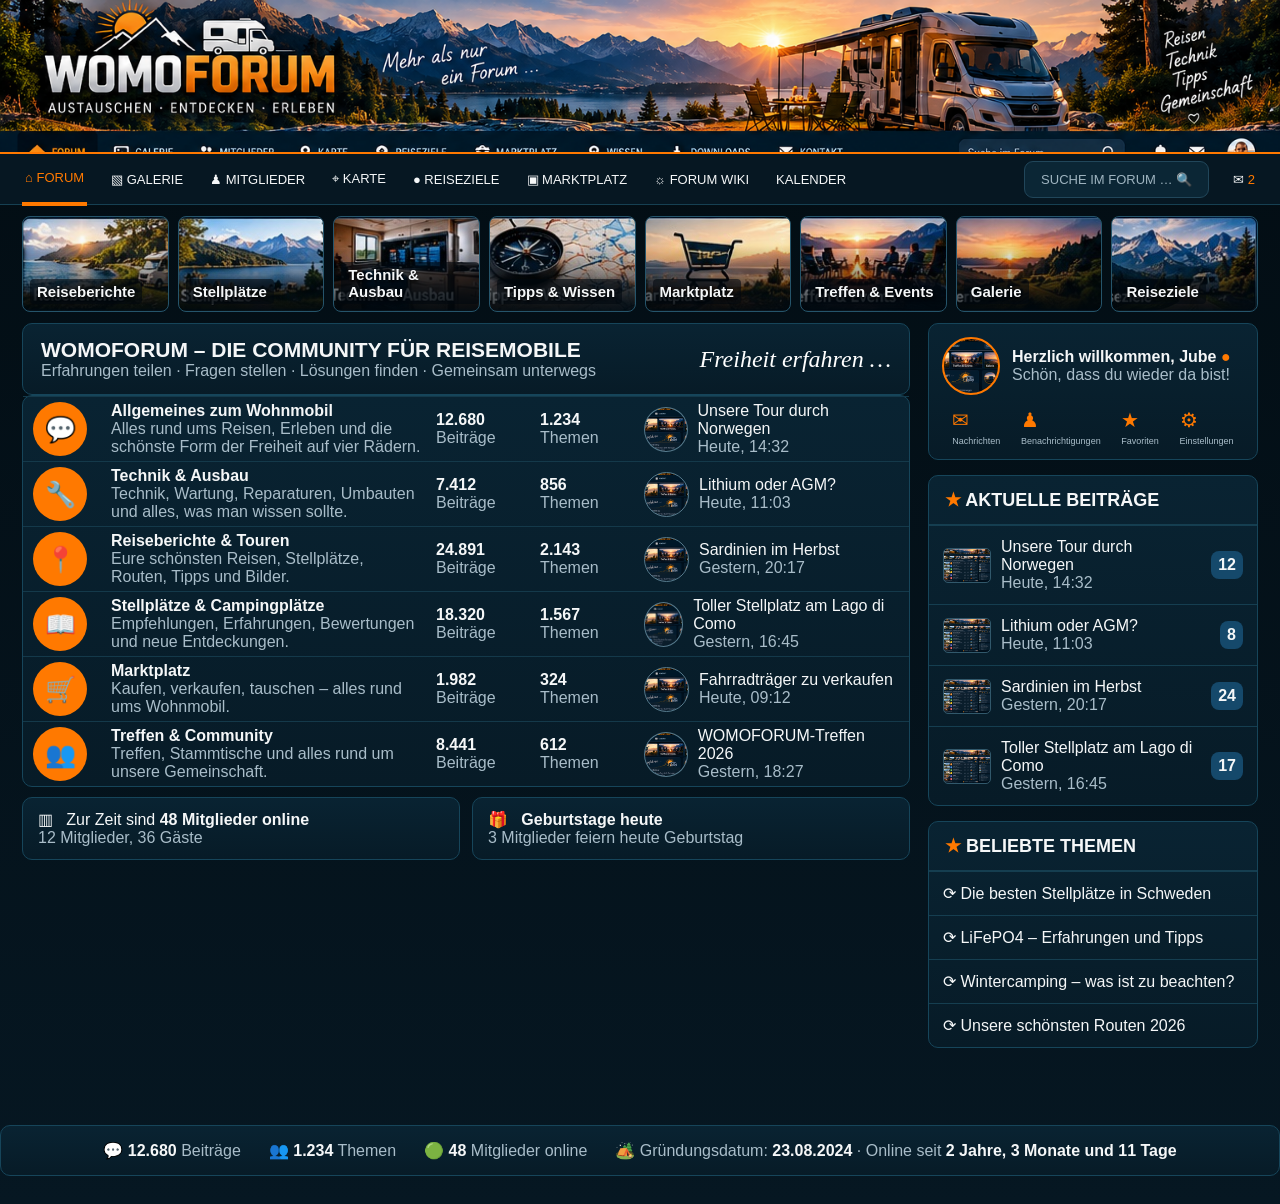
<file: index.html>
<!doctype html><html lang="de"><head><meta charset="utf-8"><meta name="viewport" content="width=device-width,initial-scale=1"><title>WOMOFORUM Demo – Vorlage</title><link rel="stylesheet" href="style.css"></head><body>
<header class="hero" aria-label="WOMOFORUM Panorama"></header>
<nav class="nav"><div class="wrap navin"><a class="active" href="index.html">⌂ Forum</a><a href="#">▧ Galerie</a><a href="#">♟ Mitglieder</a><a href="#">⌖ Karte</a><a href="#">● Reiseziele</a><a href="#">▣ Marktplatz</a><a href="#">☼ Forum Wiki</a><a href="#">Kalender</a><div class="search">Suche im Forum … 🔍</div><a href="pn.html">✉ <span class="orange">2</span></a></div></nav>
<main class="wrap page">
<div class="category-strip"><a class="cat-tile"><b>Reiseberichte</b></a><a class="cat-tile"><b>Stellplätze</b></a><a href="elektrik.html" class="cat-tile"><b>Technik & Ausbau</b></a><a class="cat-tile"><b>Tipps & Wissen</b></a><a class="cat-tile"><b>Marktplatz</b></a><a class="cat-tile"><b>Treffen & Events</b></a><a class="cat-tile"><b>Galerie</b></a><a class="cat-tile"><b>Reiseziele</b></a></div>
<div class="grid"><section>
<div class="card community-head"><div><h1>WOMOFORUM – DIE COMMUNITY FÜR REISEMOBILE</h1><span class="muted">Erfahrungen teilen · Fragen stellen · Lösungen finden · Gemeinsam unterwegs</span></div><div class="script">Freiheit erfahren …</div></div>
<div class="card">
<a class="forumrow" href="#"><div class="icon">💬</div><div><b>Allgemeines zum Wohnmobil</b><br><span class="muted">Alles rund ums Reisen, Erleben und die schönste Form der Freiheit auf vier Rädern.</span></div><div><b>12.680</b><br><span class="muted">Beiträge</span></div><div><b>1.234</b><br><span class="muted">Themen</span></div><div class="lastpost"><span class="mini"></span><span>Unsere Tour durch Norwegen<br><span class="muted">Heute, 14:32</span></span></div></a>
<a class="forumrow" href="elektrik.html"><div class="icon">🔧</div><div><b>Technik & Ausbau</b><br><span class="muted">Technik, Wartung, Reparaturen, Umbauten und alles, was man wissen sollte.</span></div><div><b>7.412</b><br><span class="muted">Beiträge</span></div><div><b>856</b><br><span class="muted">Themen</span></div><div class="lastpost"><span class="mini"></span><span>Lithium oder AGM?<br><span class="muted">Heute, 11:03</span></span></div></a>
<a class="forumrow" href="#"><div class="icon">📍</div><div><b>Reiseberichte & Touren</b><br><span class="muted">Eure schönsten Reisen, Stellplätze, Routen, Tipps und Bilder.</span></div><div><b>24.891</b><br><span class="muted">Beiträge</span></div><div><b>2.143</b><br><span class="muted">Themen</span></div><div class="lastpost"><span class="mini"></span><span>Sardinien im Herbst<br><span class="muted">Gestern, 20:17</span></span></div></a>
<a class="forumrow" href="#"><div class="icon">📖</div><div><b>Stellplätze & Campingplätze</b><br><span class="muted">Empfehlungen, Erfahrungen, Bewertungen und neue Entdeckungen.</span></div><div><b>18.320</b><br><span class="muted">Beiträge</span></div><div><b>1.567</b><br><span class="muted">Themen</span></div><div class="lastpost"><span class="mini"></span><span>Toller Stellplatz am Lago di Como<br><span class="muted">Gestern, 16:45</span></span></div></a>
<a class="forumrow" href="#"><div class="icon">🛒</div><div><b>Marktplatz</b><br><span class="muted">Kaufen, verkaufen, tauschen – alles rund ums Wohnmobil.</span></div><div><b>1.982</b><br><span class="muted">Beiträge</span></div><div><b>324</b><br><span class="muted">Themen</span></div><div class="lastpost"><span class="mini"></span><span>Fahrradträger zu verkaufen<br><span class="muted">Heute, 09:12</span></span></div></a>
<a class="forumrow" href="#"><div class="icon">👥</div><div><b>Treffen & Community</b><br><span class="muted">Treffen, Stammtische und alles rund um unsere Gemeinschaft.</span></div><div><b>8.441</b><br><span class="muted">Beiträge</span></div><div><b>612</b><br><span class="muted">Themen</span></div><div class="lastpost"><span class="mini"></span><span>WOMOFORUM-Treffen 2026<br><span class="muted">Gestern, 18:27</span></span></div></a>
</div>
<div class="bottomcards"><div class="card">▥ &nbsp; Zur Zeit sind <b>48 Mitglieder online</b><br><span class="muted">12 Mitglieder, 36 Gäste</span></div><div class="card">🎁 &nbsp; <b>Geburtstage heute</b><br><span class="muted">3 Mitglieder feiern heute Geburtstag</span></div></div>
</section><aside class="side">
<div class="card userbox"><div class="userline"><div class="userpic"></div><div><b>Herzlich willkommen, Jube <span class="orange">●</span></b><br><span class="muted">Schön, dass du wieder da bist!</span></div></div><div class="usericons"><span>✉<small>Nachrichten</small></span><span>♟<small>Benachrichtigungen</small></span><span>★<small>Favoriten</small></span><span>⚙<small>Einstellungen</small></span></div></div>
<div class="card"><div class="titlebar"><span class="orange">★</span> AKTUELLE BEITRÄGE</div><div class="sideitem"><span class="thumb"></span><span>Unsere Tour durch Norwegen<br><span class="muted">Heute, 14:32</span></span><b class="count">12</b></div><div class="sideitem"><span class="thumb"></span><span>Lithium oder AGM?<br><span class="muted">Heute, 11:03</span></span><b class="count">8</b></div><div class="sideitem"><span class="thumb"></span><span>Sardinien im Herbst<br><span class="muted">Gestern, 20:17</span></span><b class="count">24</b></div><div class="sideitem"><span class="thumb"></span><span>Toller Stellplatz am Lago di Como<br><span class="muted">Gestern, 16:45</span></span><b class="count">17</b></div></div>
<div class="card"><div class="titlebar"><span class="orange">★</span> BELIEBTE THEMEN</div><div class="sideitem">⟳ Die besten Stellplätze in Schweden</div><div class="sideitem">⟳ LiFePO4 – Erfahrungen und Tipps</div><div class="sideitem">⟳ Wintercamping – was ist zu beachten?</div><div class="sideitem">⟳ Unsere schönsten Routen 2026</div></div>
</aside></div></main>
<div class="wrap forumstats"><span>💬 <b>12.680</b> Beiträge</span><span>👥 <b>1.234</b> Themen</span><span>🟢 <b>48</b> Mitglieder online</span><span>🏕️ Gründungsdatum: <b>23.08.2024</b> · Online seit <b id="forum-age">wird berechnet …</b></span></div>
<script>(function(){const s=new Date(2024,7,23),n=new Date();let y=n.getFullYear()-s.getFullYear(),m=n.getMonth()-s.getMonth(),d=n.getDate()-s.getDate();if(d<0){m--;d+=new Date(n.getFullYear(),n.getMonth(),0).getDate()}if(m<0){y--;m+=12}document.getElementById('forum-age').textContent=y+' Jahre, '+m+' Monate und '+d+' Tage';})();</script></body></html>
</file>
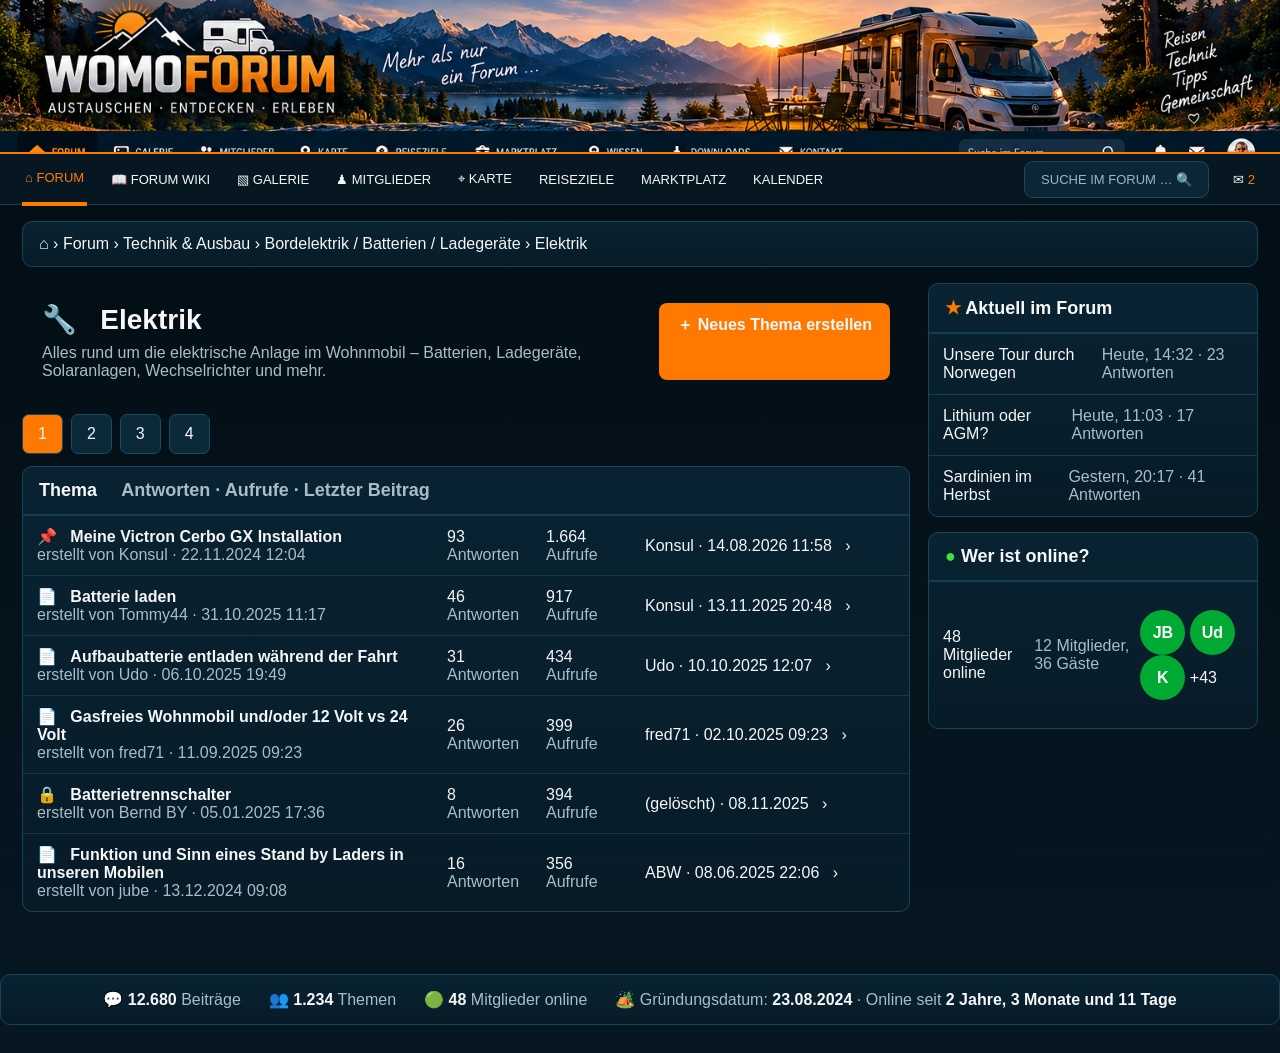
<file: elektrik.html>
<!doctype html><html lang="de"><head><meta charset="utf-8"><meta name="viewport" content="width=device-width,initial-scale=1"><title>Elektrik – WOMOFORUM</title><link rel="stylesheet" href="style.css"></head><body>
<header class="hero"></header>
<nav class="nav"><div class="wrap navin">
<a class="active" href="index.html">⌂ Forum</a><a href="#">📖 Forum Wiki</a><a href="#">▧ Galerie</a><a href="#">♟ Mitglieder</a><a href="#">⌖ Karte</a>
<a href="#">Reiseziele</a><a href="#">Marktplatz</a><a href="#">Kalender</a>
<div class="search">Suche im Forum … 🔍</div><a href="pn.html">✉ <span class="orange">2</span></a>
</div></nav>
<main class="wrap page">
<div class="crumb">⌂ › Forum › Technik & Ausbau › Bordelektrik / Batterien / Ladegeräte › Elektrik</div>
<div class="grid"><section><div class="welcome"><div><h1>🔧 &nbsp; Elektrik</h1><span class="muted">Alles rund um die elektrische Anlage im Wohnmobil – Batterien, Ladegeräte, Solaranlagen, Wechselrichter und mehr.</span></div><a class="btn">＋ Neues Thema erstellen</a></div>
<div class="tabs"><span class="tab active">1</span><span class="tab">2</span><span class="tab">3</span><span class="tab">4</span></div>
<div class="card"><div class="titlebar">Thema &nbsp;&nbsp;&nbsp; <span class="muted">Antworten · Aufrufe · Letzter Beitrag</span></div><a href="#" class="topicrow"><div>📌 &nbsp; <b>Meine Victron Cerbo GX Installation</b><br><span class="muted">erstellt von Konsul · 22.11.2024 12:04</span></div><div>93<br><span class="muted">Antworten</span></div><div>1.664<br><span class="muted">Aufrufe</span></div><div>Konsul · 14.08.2026 11:58 &nbsp; ›</div></a><a href="#" class="topicrow"><div>📄 &nbsp; <b>Batterie laden</b><br><span class="muted">erstellt von Tommy44 · 31.10.2025 11:17</span></div><div>46<br><span class="muted">Antworten</span></div><div>917<br><span class="muted">Aufrufe</span></div><div>Konsul · 13.11.2025 20:48 &nbsp; ›</div></a><a href="thread.html" class="topicrow"><div>📄 &nbsp; <b>Aufbaubatterie entladen während der Fahrt</b><br><span class="muted">erstellt von Udo · 06.10.2025 19:49</span></div><div>31<br><span class="muted">Antworten</span></div><div>434<br><span class="muted">Aufrufe</span></div><div>Udo · 10.10.2025 12:07 &nbsp; ›</div></a><a href="#" class="topicrow"><div>📄 &nbsp; <b>Gasfreies Wohnmobil und/oder 12 Volt vs 24 Volt</b><br><span class="muted">erstellt von fred71 · 11.09.2025 09:23</span></div><div>26<br><span class="muted">Antworten</span></div><div>399<br><span class="muted">Aufrufe</span></div><div>fred71 · 02.10.2025 09:23 &nbsp; ›</div></a><a href="#" class="topicrow"><div>🔒 &nbsp; <b>Batterietrennschalter</b><br><span class="muted">erstellt von Bernd BY · 05.01.2025 17:36</span></div><div>8<br><span class="muted">Antworten</span></div><div>394<br><span class="muted">Aufrufe</span></div><div>(gelöscht) · 08.11.2025 &nbsp; ›</div></a><a href="#" class="topicrow"><div>📄 &nbsp; <b>Funktion und Sinn eines Stand by Laders in unseren Mobilen</b><br><span class="muted">erstellt von jube · 13.12.2024 09:08</span></div><div>16<br><span class="muted">Antworten</span></div><div>356<br><span class="muted">Aufrufe</span></div><div>ABW · 08.06.2025 22:06 &nbsp; ›</div></a></div></section>
<aside class="side">
<div class="card"><div class="titlebar"><span class="orange">★</span> Aktuell im Forum</div>
<div class="sideitem">Unsere Tour durch Norwegen<br><span class="muted">Heute, 14:32 · 23 Antworten</span></div>
<div class="sideitem">Lithium oder AGM?<br><span class="muted">Heute, 11:03 · 17 Antworten</span></div>
<div class="sideitem">Sardinien im Herbst<br><span class="muted">Gestern, 20:17 · 41 Antworten</span></div></div>
<div class="card"><div class="titlebar"><span class="green">●</span> Wer ist online?</div>
<div class="sideitem">48 Mitglieder online<br><span class="muted">12 Mitglieder, 36 Gäste</span><p><span class="avatar">JB</span> <span class="avatar">Ud</span> <span class="avatar">K</span> +43</p></div></div>
</aside>
</div></main>
<div class="wrap forumstats"><span>💬 <b>12.680</b> Beiträge</span><span>👥 <b>1.234</b> Themen</span><span>🟢 <b>48</b> Mitglieder online</span><span>🏕️ Gründungsdatum: <b>23.08.2024</b> · Online seit <b id="forum-age">wird berechnet …</b></span></div>
<script>
(function(){const start=new Date(2024,7,23),now=new Date();let y=now.getFullYear()-start.getFullYear(),m=now.getMonth()-start.getMonth(),d=now.getDate()-start.getDate();if(d<0){m--;d+=new Date(now.getFullYear(),now.getMonth(),0).getDate()}if(m<0){y--;m+=12}document.getElementById('forum-age').textContent=y+' Jahre, '+m+' Monate und '+d+' Tage';})();
</script>
</body></html>
</file>
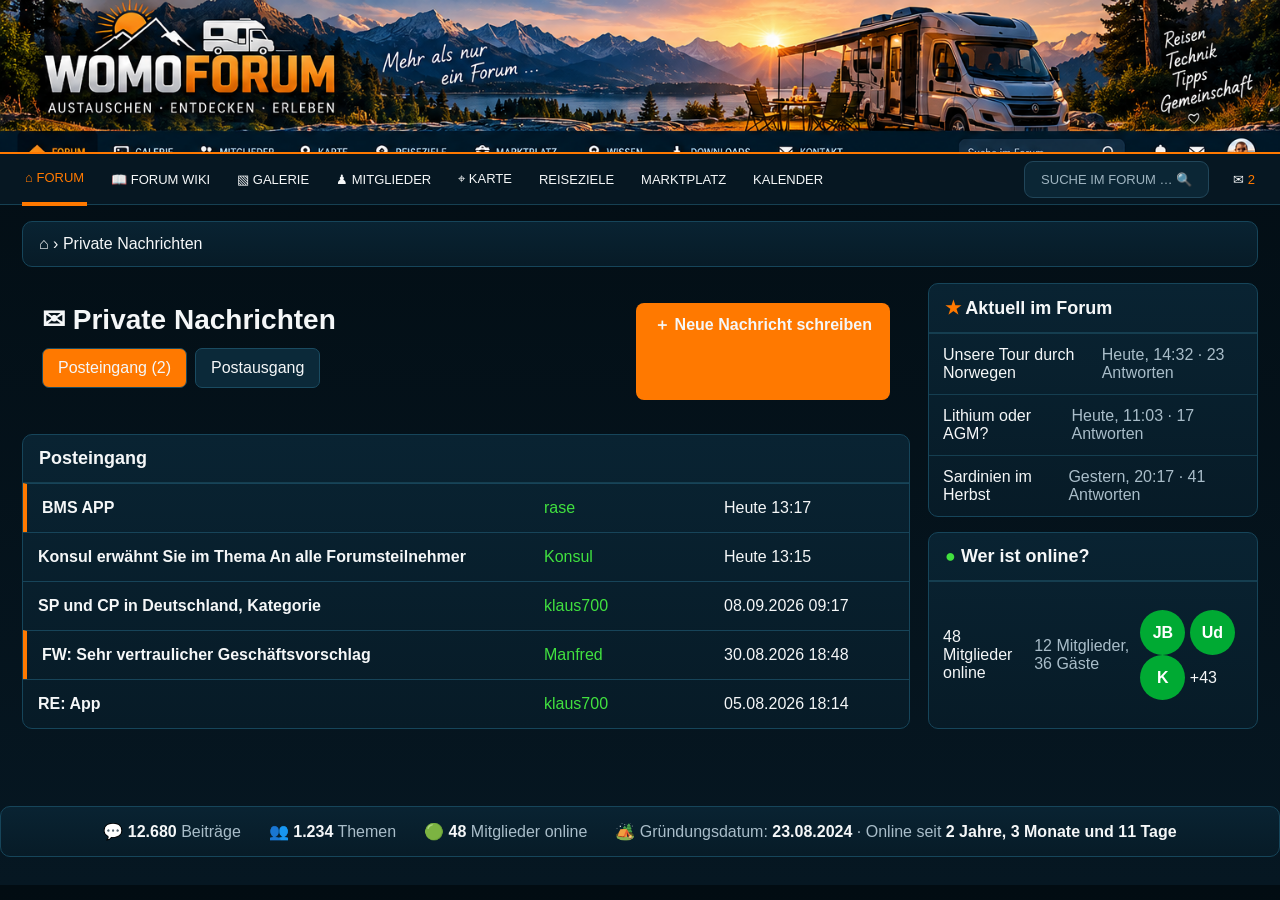
<file: pn.html>
<!doctype html><html lang="de"><head><meta charset="utf-8"><meta name="viewport" content="width=device-width,initial-scale=1"><title>Private Nachrichten – WOMOFORUM</title><link rel="stylesheet" href="style.css"></head><body>
<header class="hero"></header>
<nav class="nav"><div class="wrap navin">
<a class="active" href="index.html">⌂ Forum</a><a href="#">📖 Forum Wiki</a><a href="#">▧ Galerie</a><a href="#">♟ Mitglieder</a><a href="#">⌖ Karte</a>
<a href="#">Reiseziele</a><a href="#">Marktplatz</a><a href="#">Kalender</a>
<div class="search">Suche im Forum … 🔍</div><a href="pn.html">✉ <span class="orange">2</span></a>
</div></nav>
<main class="wrap page"><div class="crumb">⌂ › Private Nachrichten</div><div class="grid"><section>
<div class="welcome"><div><h1>✉ Private Nachrichten</h1><div class="tabs"><span class="tab active">Posteingang (2)</span><span class="tab">Postausgang</span></div></div><a class="btn">＋ Neue Nachricht schreiben</a></div>
<div class="card"><div class="titlebar">Posteingang</div><div class="pmrow unread"><div><b>BMS APP</b></div><div class="green">rase</div><div>Heute 13:17</div></div><div class="pmrow "><div><b>Konsul erwähnt Sie im Thema An alle Forumsteilnehmer</b></div><div class="green">Konsul</div><div>Heute 13:15</div></div><div class="pmrow "><div><b>SP und CP in Deutschland, Kategorie</b></div><div class="green">klaus700</div><div>08.09.2026 09:17</div></div><div class="pmrow unread"><div><b>FW: Sehr vertraulicher Geschäftsvorschlag</b></div><div class="green">Manfred</div><div>30.08.2026 18:48</div></div><div class="pmrow "><div><b>RE: App</b></div><div class="green">klaus700</div><div>05.08.2026 18:14</div></div></div></section>
<aside class="side">
<div class="card"><div class="titlebar"><span class="orange">★</span> Aktuell im Forum</div>
<div class="sideitem">Unsere Tour durch Norwegen<br><span class="muted">Heute, 14:32 · 23 Antworten</span></div>
<div class="sideitem">Lithium oder AGM?<br><span class="muted">Heute, 11:03 · 17 Antworten</span></div>
<div class="sideitem">Sardinien im Herbst<br><span class="muted">Gestern, 20:17 · 41 Antworten</span></div></div>
<div class="card"><div class="titlebar"><span class="green">●</span> Wer ist online?</div>
<div class="sideitem">48 Mitglieder online<br><span class="muted">12 Mitglieder, 36 Gäste</span><p><span class="avatar">JB</span> <span class="avatar">Ud</span> <span class="avatar">K</span> +43</p></div></div>
</aside>
</div></main>
<div class="wrap forumstats"><span>💬 <b>12.680</b> Beiträge</span><span>👥 <b>1.234</b> Themen</span><span>🟢 <b>48</b> Mitglieder online</span><span>🏕️ Gründungsdatum: <b>23.08.2024</b> · Online seit <b id="forum-age">wird berechnet …</b></span></div>
<script>
(function(){const start=new Date(2024,7,23),now=new Date();let y=now.getFullYear()-start.getFullYear(),m=now.getMonth()-start.getMonth(),d=now.getDate()-start.getDate();if(d<0){m--;d+=new Date(now.getFullYear(),now.getMonth(),0).getDate()}if(m<0){y--;m+=12}document.getElementById('forum-age').textContent=y+' Jahre, '+m+' Monate und '+d+' Tage';})();
</script>
</body></html>
</file>
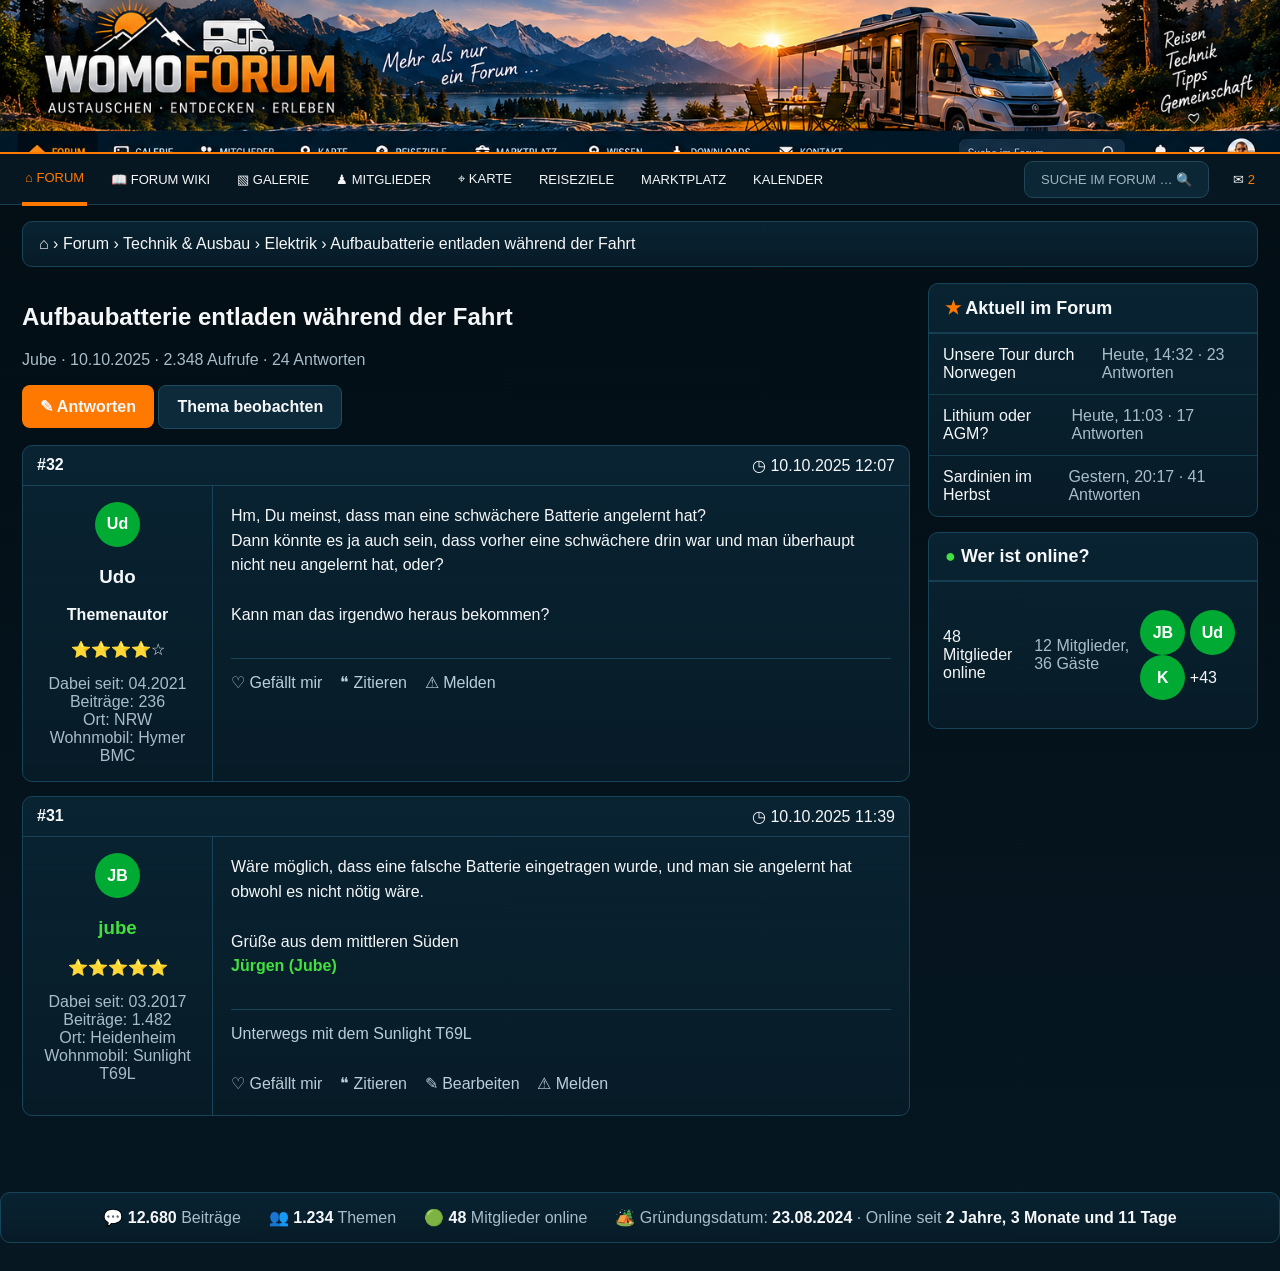
<file: thread.html>
<!doctype html><html lang="de"><head><meta charset="utf-8"><meta name="viewport" content="width=device-width,initial-scale=1"><title>Aufbaubatterie – WOMOFORUM</title><link rel="stylesheet" href="style.css"></head><body>
<header class="hero"></header>
<nav class="nav"><div class="wrap navin">
<a class="active" href="index.html">⌂ Forum</a><a href="#">📖 Forum Wiki</a><a href="#">▧ Galerie</a><a href="#">♟ Mitglieder</a><a href="#">⌖ Karte</a>
<a href="#">Reiseziele</a><a href="#">Marktplatz</a><a href="#">Kalender</a>
<div class="search">Suche im Forum … 🔍</div><a href="pn.html">✉ <span class="orange">2</span></a>
</div></nav>
<main class="wrap page">
<div class="crumb">⌂ › Forum › Technik & Ausbau › Elektrik › Aufbaubatterie entladen während der Fahrt</div><div class="grid"><section>
<h1>Aufbaubatterie entladen während der Fahrt</h1><p class="muted">Jube · 10.10.2025 · 2.348 Aufrufe · 24 Antworten</p><p><a class="btn">✎ Antworten</a> <a class="btn dark">Thema beobachten</a></p>
<div class="card post"><div class="posthead"><b>#32</b><span>◷ 10.10.2025 12:07</span></div><div class="postbody"><div class="profile"><span class="avatar">Ud</span><h3>Udo</h3><b>Themenautor</b><p>⭐⭐⭐⭐☆</p><span class="muted">Dabei seit: 04.2021<br>Beiträge: 236<br>Ort: NRW<br>Wohnmobil: Hymer BMC</span></div><div class="content">Hm, Du meinst, dass man eine schwächere Batterie angelernt hat?<br>Dann könnte es ja auch sein, dass vorher eine schwächere drin war und man überhaupt nicht neu angelernt hat, oder?<br><br>Kann man das irgendwo heraus bekommen?<div class="actions">♡ Gefällt mir &nbsp;&nbsp; ❝ Zitieren &nbsp;&nbsp; ⚠ Melden</div></div></div></div>
<div class="card post"><div class="posthead"><b>#31</b><span>◷ 10.10.2025 11:39</span></div><div class="postbody"><div class="profile"><span class="avatar">JB</span><h3 class="green">jube</h3><p>⭐⭐⭐⭐⭐</p><span class="muted">Dabei seit: 03.2017<br>Beiträge: 1.482<br>Ort: Heidenheim<br>Wohnmobil: Sunlight T69L</span></div><div class="content">Wäre möglich, dass eine falsche Batterie eingetragen wurde, und man sie angelernt hat obwohl es nicht nötig wäre.<br><br>Grüße aus dem mittleren Süden<br><b class="green">Jürgen (Jube)</b><div class="actions">Unterwegs mit dem Sunlight T69L<br><br>♡ Gefällt mir &nbsp;&nbsp; ❝ Zitieren &nbsp;&nbsp; ✎ Bearbeiten &nbsp;&nbsp; ⚠ Melden</div></div></div></div>
</section>
<aside class="side">
<div class="card"><div class="titlebar"><span class="orange">★</span> Aktuell im Forum</div>
<div class="sideitem">Unsere Tour durch Norwegen<br><span class="muted">Heute, 14:32 · 23 Antworten</span></div>
<div class="sideitem">Lithium oder AGM?<br><span class="muted">Heute, 11:03 · 17 Antworten</span></div>
<div class="sideitem">Sardinien im Herbst<br><span class="muted">Gestern, 20:17 · 41 Antworten</span></div></div>
<div class="card"><div class="titlebar"><span class="green">●</span> Wer ist online?</div>
<div class="sideitem">48 Mitglieder online<br><span class="muted">12 Mitglieder, 36 Gäste</span><p><span class="avatar">JB</span> <span class="avatar">Ud</span> <span class="avatar">K</span> +43</p></div></div>
</aside>
</div></main>
<div class="wrap forumstats"><span>💬 <b>12.680</b> Beiträge</span><span>👥 <b>1.234</b> Themen</span><span>🟢 <b>48</b> Mitglieder online</span><span>🏕️ Gründungsdatum: <b>23.08.2024</b> · Online seit <b id="forum-age">wird berechnet …</b></span></div>
<script>
(function(){const start=new Date(2024,7,23),now=new Date();let y=now.getFullYear()-start.getFullYear(),m=now.getMonth()-start.getMonth(),d=now.getDate()-start.getDate();if(d<0){m--;d+=new Date(now.getFullYear(),now.getMonth(),0).getDate()}if(m<0){y--;m+=12}document.getElementById('forum-age').textContent=y+' Jahre, '+m+' Monate und '+d+' Tage';})();
</script>
</body></html>
</file>
<file: style.css>
:root{--bg:#03111a;--panel:#071e2a;--panel2:#0b2735;--line:#174459;--text:#f5f7f8;--muted:#a9bdc9;--orange:#ff7900;--green:#37d23a}
*{box-sizing:border-box} body{margin:0;background:linear-gradient(#020c12,#061722);color:var(--text);font-family:Arial,sans-serif}
a{color:inherit;text-decoration:none}.wrap{max-width:1500px;margin:auto;padding:0 22px}
.hero{height:185px;background:linear-gradient(90deg,rgba(0,10,16,.2),rgba(0,10,16,.05)),url('design-reference.png') center 7%/cover no-repeat}
.brand{display:none}.nav{background:#061722;border-bottom:1px solid #164052;position:sticky;top:0;z-index:5}
.navin{height:58px;display:flex;align-items:center;gap:25px}.nav a{padding:20px 4px}.nav a.active{color:var(--orange);border-bottom:4px solid var(--orange)}
.search{margin-left:auto;background:#0b2635;border:1px solid #21465a;border-radius:9px;padding:10px 16px;color:#9fb4c0}
.crumb,.card{background:linear-gradient(180deg,#092332,#071b27);border:1px solid #16455a;border-radius:10px}
.crumb{padding:13px 16px;margin:16px 0}.grid{display:grid;grid-template-columns:minmax(0,1fr) 330px;gap:18px}
.welcome{padding:20px;margin-bottom:14px;display:grid;grid-template-columns:1fr auto;gap:15px}.welcome h1{margin:0 0 8px;font-size:28px}.muted{color:var(--muted)}
.btn{display:inline-block;background:var(--orange);padding:12px 18px;border-radius:8px;font-weight:700}.btn.dark{background:#0c2a3a;border:1px solid #1d4b61}
.titlebar{padding:13px 16px;border-bottom:1px solid #153e50;font-weight:700;font-size:18px}
.forumrow,.topicrow{display:grid;align-items:center;border-top:1px solid #14394a;padding:11px 14px;gap:14px}
.forumrow{grid-template-columns:62px 1fr 90px 90px 250px}.topicrow{grid-template-columns:1fr 85px 85px 250px}
.icon{width:48px;height:48px;border-radius:50%;background:var(--orange);display:grid;place-items:center;font-size:25px}.avatar{width:45px;height:45px;border-radius:50%;background:#0a3;color:#fff;display:inline-grid;place-items:center;font-weight:bold}
.side .card{margin-bottom:15px}.sideitem{padding:12px 14px;border-top:1px solid #153e50}.orange{color:var(--orange)}.green{color:#41e13f}
.page{padding-bottom:40px}.tabs{display:flex;gap:8px;margin:12px 0}.tab{padding:10px 15px;border-radius:7px;background:#0b2939;border:1px solid #1a4b61}.tab.active{background:var(--orange)}
.post{margin-bottom:14px}.posthead{padding:10px 14px;border-bottom:1px solid #174459;display:flex;justify-content:space-between}.postbody{display:grid;grid-template-columns:190px 1fr;min-height:180px}.profile{padding:16px;text-align:center;border-right:1px solid #174459}.content{padding:18px;font-size:16px;line-height:1.55}.actions{border-top:1px solid #174459;margin-top:30px;padding-top:12px;color:#b9ced9}
.pmrow{display:grid;grid-template-columns:1fr 180px 170px;padding:15px;border-top:1px solid #174459}.unread{border-left:4px solid var(--orange)}
.mobilebar{display:none}
@media(max-width:800px){
 .wrap{padding:0 10px}.hero{height:150px;background-position:center top}.navin{height:52px;overflow:auto;gap:18px}.navin a:nth-of-type(n+5){display:none}.search{display:none}
 .grid{display:block}.side{margin-top:14px}.welcome{display:block}.welcome .btn{margin-top:12px}
 .forumrow{grid-template-columns:48px 1fr}.forumrow>div:nth-child(n+3){display:none}
 .topicrow{grid-template-columns:1fr 55px}.topicrow>div:nth-child(3),.topicrow>div:nth-child(4){display:none}
 .postbody{display:block}.profile{border-right:0;border-bottom:1px solid #174459;text-align:left}.profile .avatar{vertical-align:middle;margin-right:10px}
 .pmrow{grid-template-columns:1fr 95px}.pmrow>div:last-child{display:none}
 .mobilebar{display:block;padding:10px;background:#061722}.hero{position:relative}
}

.forumstats{margin-top:22px;margin-bottom:28px;padding:15px 18px;background:linear-gradient(180deg,#092332,#071b27);border:1px solid #16455a;border-radius:10px;display:flex;justify-content:center;gap:28px;flex-wrap:wrap;color:var(--muted)}
.forumstats b{color:var(--text)}
@media(max-width:800px){.forumstats{justify-content:flex-start;gap:10px 18px}.forumstats span{display:block}}
/* v6 – optisch eng an der gelieferten WOMOFORUM-Vorlage */
:root{--orange:#ff7900}
.hero{height:154px;background:url('design-reference.png') center top/cover no-repeat;border-bottom:2px solid var(--orange)}
.navin{height:50px;gap:21px;font-size:13px;text-transform:uppercase}.nav a{padding:17px 3px}.nav a.active{color:var(--orange)}
.category-strip{display:grid;grid-template-columns:repeat(8,1fr);gap:9px;margin:11px 0}.cat-tile{height:88px;border:1px solid #25546a;border-radius:8px;overflow:hidden;position:relative;background-image:linear-gradient(to top,rgba(0,8,14,.92),rgba(0,8,14,.08)),url('design-reference.png');background-size:520% auto}.cat-tile:nth-child(1){background-position:5% 13%}.cat-tile:nth-child(2){background-position:22% 18%}.cat-tile:nth-child(3){background-position:40% 20%}.cat-tile:nth-child(4){background-position:55% 20%}.cat-tile:nth-child(5){background-position:68% 20%}.cat-tile:nth-child(6){background-position:79% 18%}.cat-tile:nth-child(7){background-position:90% 18%}.cat-tile:nth-child(8){background-position:99% 18%}.cat-tile b{position:absolute;left:10px;bottom:8px;text-shadow:0 2px 3px #000;font-size:14px}
.community-head{padding:14px 18px;display:flex;align-items:center;justify-content:space-between}.community-head h1{font-size:21px;margin:0}.script{font-family:cursive;font-size:24px;font-style:italic;color:#fff}.forumrow{grid-template-columns:64px minmax(260px,1fr) 90px 90px 255px;padding:5px 10px}.forumpic{height:84px;border-radius:7px;border:1px solid #346076;object-fit:cover;width:100%;background:url('design-reference.png') center/cover}.forumrow:nth-of-type(2) .forumpic{object-position:15%}.forumrow:nth-of-type(3) .forumpic{object-position:35%}.forumrow:nth-of-type(4) .forumpic{object-position:50%}.forumrow:nth-of-type(5) .forumpic{object-position:65%}.forumrow:nth-of-type(6) .forumpic{object-position:80%}.forumrow:nth-of-type(7) .forumpic{object-position:95%}.forumrow .icon{width:54px;height:54px}.lastpost{display:flex;gap:10px;align-items:center}.lastpost .mini{width:45px;height:45px;border-radius:50%;border:1px solid #55798b;background:url('design-reference.png') 70% 20%/500% auto}
.userbox{padding:13px}.userline{display:flex;gap:12px;align-items:center}.userpic{width:58px;height:58px;border-radius:50%;border:2px solid var(--orange);background:url('design-reference.png') 75% 20%/500% auto}.usericons{display:flex;justify-content:space-around;margin-top:13px;color:var(--orange);font-size:20px}.usericons small{display:block;color:var(--muted);font-size:9px;margin-top:4px;text-align:center}.sideitem{display:flex;gap:10px;align-items:center}.thumb{width:48px;height:35px;border-radius:5px;background:url('design-reference.png') center/cover;border:1px solid #31586b;flex:0 0 auto}.count{margin-left:auto;background:#15496b;padding:5px 7px;border-radius:8px}.bottomcards{display:grid;grid-template-columns:1fr 1fr;gap:12px;margin-top:10px}.bottomcards .card{padding:12px 15px}
@media(max-width:1050px){.category-strip{grid-template-columns:repeat(4,1fr)}.forumrow{grid-template-columns:54px 1fr 70px 70px}.forumrow .lastpost{display:none}.grid{grid-template-columns:1fr}.side{display:grid;grid-template-columns:1fr 1fr;gap:12px}}
@media(max-width:800px){.hero{height:118px}.category-strip{grid-template-columns:repeat(2,1fr)}.cat-tile{height:70px}.community-head .script{display:none}.forumrow{grid-template-columns:45px 1fr}.forumrow>div:nth-child(4),.forumrow>div:nth-child(5){display:none}.forumpic{height:70px}.side{display:block}.bottomcards{grid-template-columns:1fr}.navin{overflow:auto}.navin a:nth-of-type(n+6){display:none}}
/* v8 – klare Kategorie-Bilder aus der gelieferten Designvorlage */
.cat-tile{background-size:cover;background-position:center;background-repeat:no-repeat;min-height:96px}
.cat-tile:nth-child(1){background-image:linear-gradient(to top,rgba(0,8,14,.82),rgba(0,8,14,.02) 70%),url('cat-1.jpg')}
.cat-tile:nth-child(2){background-image:linear-gradient(to top,rgba(0,8,14,.82),rgba(0,8,14,.02) 70%),url('cat-2.jpg')}
.cat-tile:nth-child(3){background-image:linear-gradient(to top,rgba(0,8,14,.82),rgba(0,8,14,.02) 70%),url('cat-3.jpg')}
.cat-tile:nth-child(4){background-image:linear-gradient(to top,rgba(0,8,14,.82),rgba(0,8,14,.02) 70%),url('cat-4.jpg')}
.cat-tile:nth-child(5){background-image:linear-gradient(to top,rgba(0,8,14,.82),rgba(0,8,14,.02) 70%),url('cat-5.jpg')}
.cat-tile:nth-child(6){background-image:linear-gradient(to top,rgba(0,8,14,.82),rgba(0,8,14,.02) 70%),url('cat-6.jpg')}
.cat-tile:nth-child(7){background-image:linear-gradient(to top,rgba(0,8,14,.82),rgba(0,8,14,.02) 70%),url('cat-7.jpg')}
.cat-tile:nth-child(8){background-image:linear-gradient(to top,rgba(0,8,14,.82),rgba(0,8,14,.02) 70%),url('cat-8.jpg')}
.cat-tile b{font-size:15px;background:rgba(0,8,14,.58);padding:4px 7px;border-radius:4px;left:7px;bottom:7px}
@media(max-width:800px){.cat-tile{min-height:82px}}
</file>
